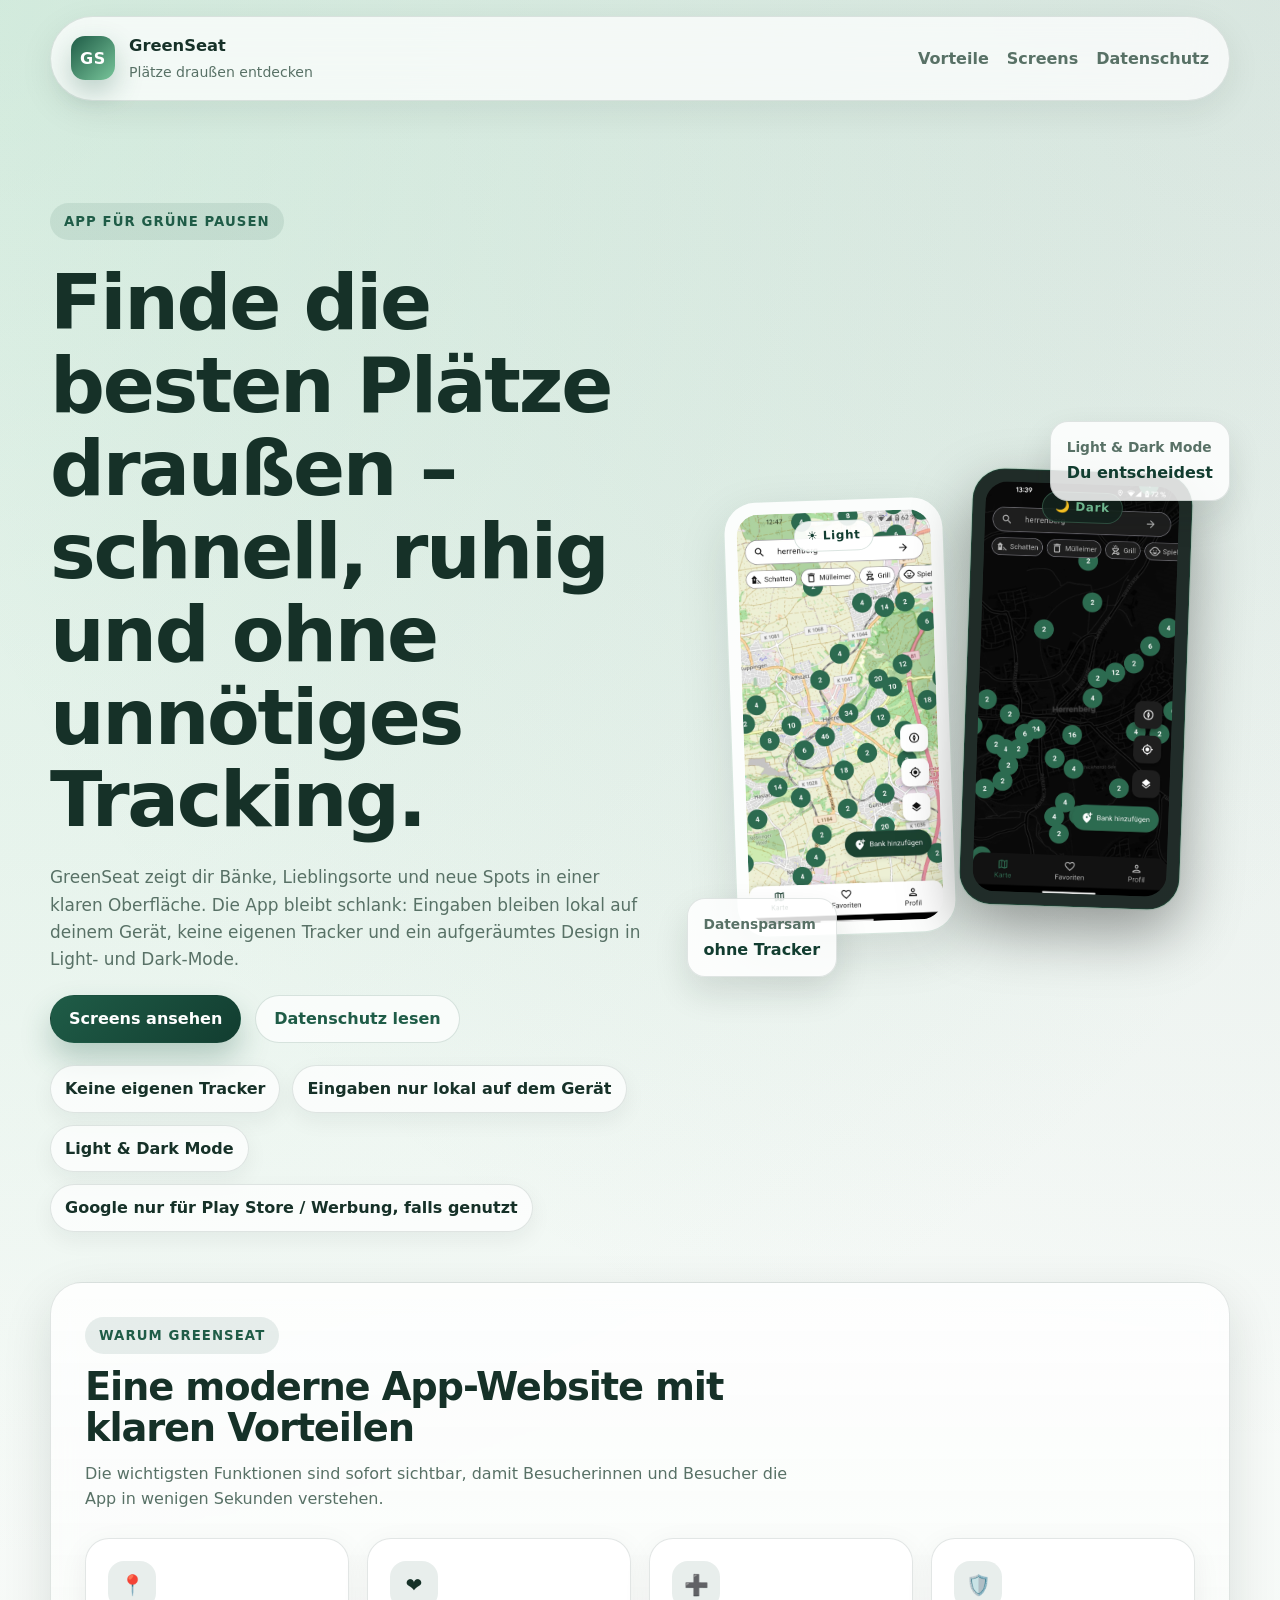
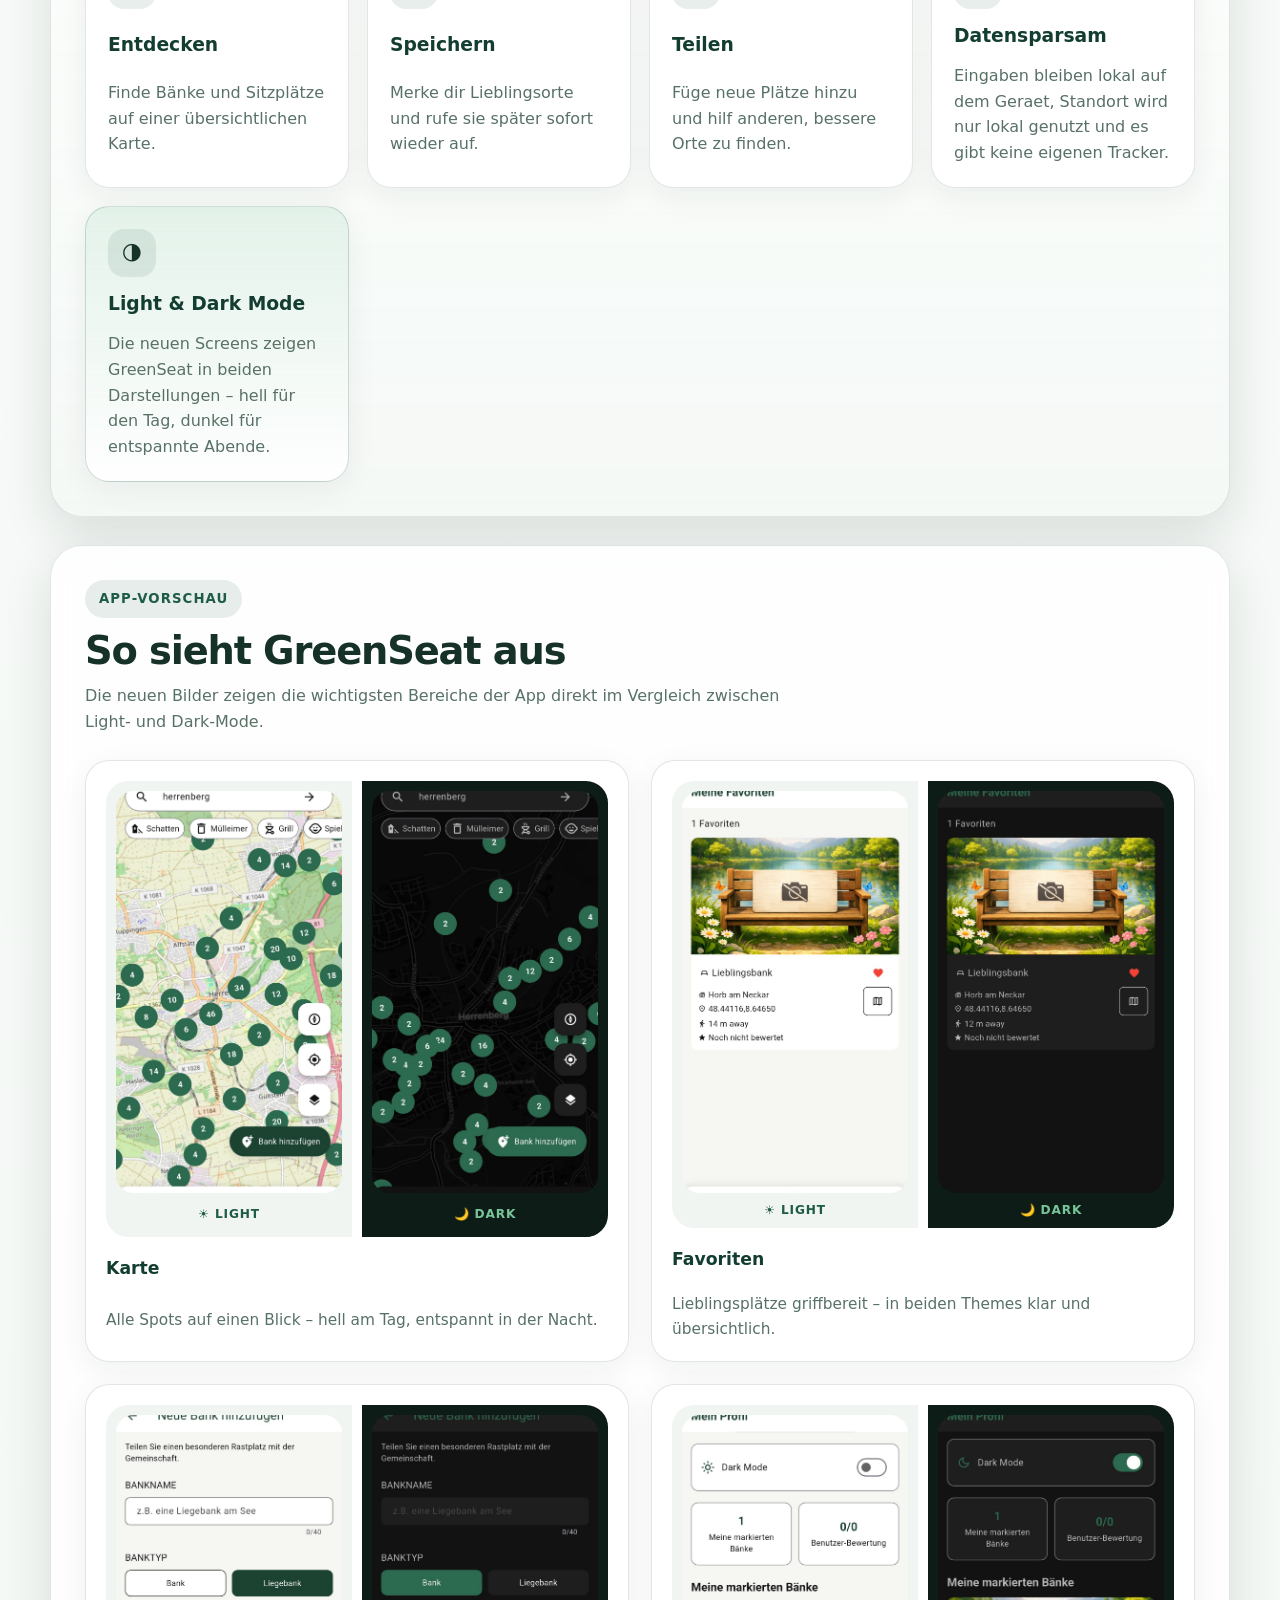
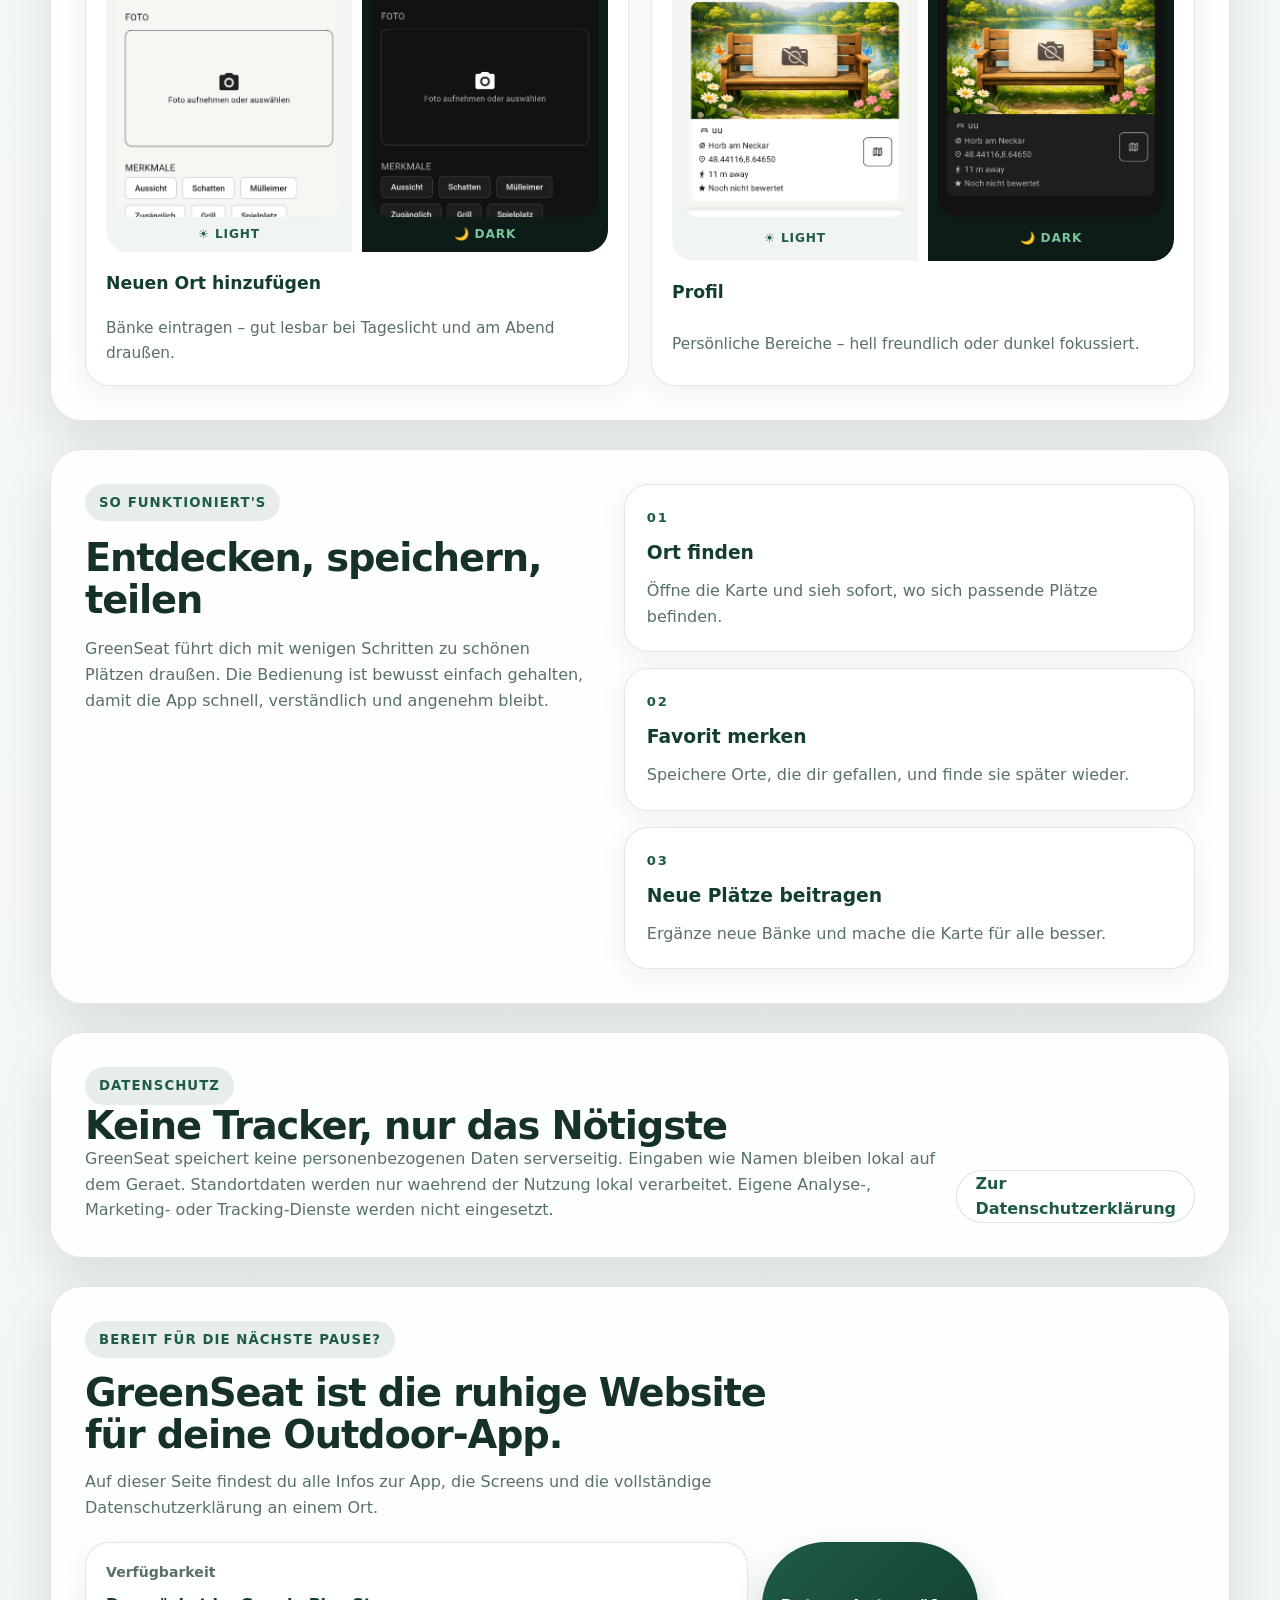
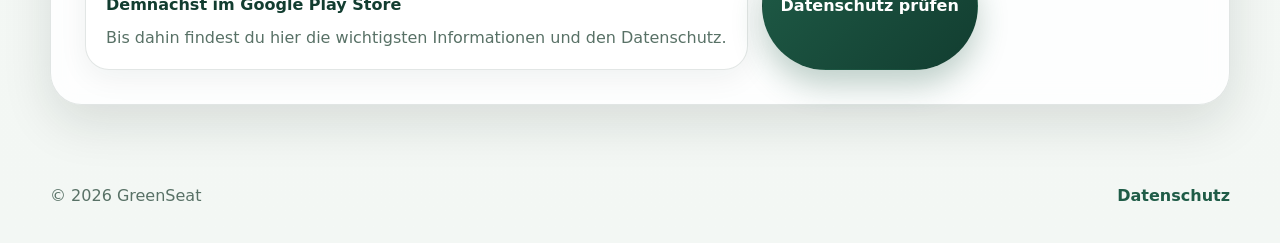
<file: index.html>
<!DOCTYPE html>
<html lang="de">
<head>
  <meta charset="UTF-8">
  <meta name="viewport" content="width=device-width, initial-scale=1.0">
  <meta name="description" content="GreenSeat ist die App, um die besten Plätze draußen zu entdecken, Lieblingsorte zu speichern und neue Bänke zu teilen – mit minimaler Datennutzung.">
  <meta name="theme-color" content="#1f5c47">
  <title>GreenSeat – Entdecke die besten Plätze draußen</title>
  <link rel="stylesheet" href="./styles.css">
</head>
<body>
  <header class="site-header">
    <a class="brand" href="#top" aria-label="GreenSeat Startseite">
      <span class="brand-mark">GS</span>
      <span class="brand-text">
        <strong>GreenSeat</strong>
        <small>Plätze draußen entdecken</small>
      </span>
    </a>

    <nav class="site-nav" aria-label="Hauptnavigation">
      <a href="#vorteile">Vorteile</a>
      <a href="#screens">Screens</a>
      <a href="#privacy">Datenschutz</a>
    </nav>
  </header>

  <main>
    <section class="hero" id="top">
      <div class="hero-copy">
        <span class="eyebrow">App für grüne Pausen</span>
        <h1>Finde die besten Plätze draußen – schnell, ruhig und ohne unnötiges Tracking.</h1>
        <p class="lead">
          GreenSeat zeigt dir Bänke, Lieblingsorte und neue Spots in einer klaren Oberfläche.
          Die App bleibt schlank: Eingaben bleiben lokal auf deinem Gerät, keine eigenen Tracker
          und ein aufgeräumtes Design in Light- und Dark-Mode.
        </p>

        <div class="hero-actions">
          <a class="button button-primary" href="#screens">Screens ansehen</a>
          <a class="button button-secondary" href="privacy.html">Datenschutz lesen</a>
        </div>

        <ul class="hero-badges" aria-label="Kernaussagen">
          <li>Keine eigenen Tracker</li>
          <li>Eingaben nur lokal auf dem Gerät</li>
          <li>Light &amp; Dark Mode</li>
          <li>Google nur für Play Store / Werbung, falls genutzt</li>
        </ul>
      </div>

      <div class="hero-visual" aria-hidden="true">
        <div class="hero-device-pair">
          <div class="device-card device-card-light">
            <span class="device-badge badge-light">☀️ Light</span>
            <img src="map__lightmode.jpeg" alt="GreenSeat Karte im Light Mode">
          </div>
          <div class="device-card device-card-dark">
            <span class="device-badge badge-dark">🌙 Dark</span>
            <img src="map_darkmode.jpeg" alt="GreenSeat Karte im Dark Mode">
          </div>
        </div>
        <div class="floating-card floating-card-top">
          <span>Light &amp; Dark Mode</span>
          <strong>Du entscheidest</strong>
        </div>
        <div class="floating-card floating-card-bottom">
          <span>Datensparsam</span>
          <strong>ohne Tracker</strong>
        </div>
      </div>
    </section>

    <section class="section section-muted" id="vorteile">
      <div class="section-heading">
        <span class="eyebrow">Warum GreenSeat</span>
        <h2>Eine moderne App-Website mit klaren Vorteilen</h2>
        <p>
          Die wichtigsten Funktionen sind sofort sichtbar, damit Besucherinnen und Besucher
          die App in wenigen Sekunden verstehen.
        </p>
      </div>

      <div class="feature-grid">
        <article class="feature-card">
          <div class="feature-icon">📍</div>
          <h3>Entdecken</h3>
          <p>Finde Bänke und Sitzplätze auf einer übersichtlichen Karte.</p>
        </article>
        <article class="feature-card">
          <div class="feature-icon">❤️</div>
          <h3>Speichern</h3>
          <p>Merke dir Lieblingsorte und rufe sie später sofort wieder auf.</p>
        </article>
        <article class="feature-card">
          <div class="feature-icon">➕</div>
          <h3>Teilen</h3>
          <p>Füge neue Plätze hinzu und hilf anderen, bessere Orte zu finden.</p>
        </article>
        <article class="feature-card">
          <div class="feature-icon">🛡️</div>
          <h3>Datensparsam</h3>
          <p>Eingaben bleiben lokal auf dem Geraet, Standort wird nur lokal genutzt und es gibt keine eigenen Tracker.</p>
        </article>
        <article class="feature-card feature-card--highlight">
          <div class="feature-icon">🌗</div>
          <h3>Light &amp; Dark Mode</h3>
          <p>Die neuen Screens zeigen GreenSeat in beiden Darstellungen – hell für den Tag, dunkel für entspannte Abende.</p>
        </article>
      </div>
    </section>

    <section class="section" id="screens">
      <div class="section-heading">
        <span class="eyebrow">App-Vorschau</span>
        <h2>So sieht GreenSeat aus</h2>
        <p>Die neuen Bilder zeigen die wichtigsten Bereiche der App direkt im Vergleich zwischen Light- und Dark-Mode.</p>
      </div>

      <div class="screens-grid">
        <article class="screen-card theme-showcase">
          <div class="theme-pair">
            <figure class="theme-shot theme-shot-light">
              <img src="map__lightmode.jpeg" alt="Kartenansicht im Light Mode">
              <figcaption class="theme-label">☀️ Light</figcaption>
            </figure>
            <figure class="theme-shot theme-shot-dark">
              <img src="map_darkmode.jpeg" alt="Kartenansicht im Dark Mode">
              <figcaption class="theme-label">🌙 Dark</figcaption>
            </figure>
          </div>
          <h3>Karte</h3>
          <p>Alle Spots auf einen Blick – hell am Tag, entspannt in der Nacht.</p>
        </article>
        <article class="screen-card theme-showcase">
          <div class="theme-pair">
            <figure class="theme-shot theme-shot-light">
              <img src="favorites_lightmode.jpeg" alt="Favoriten im Light Mode">
              <figcaption class="theme-label">☀️ Light</figcaption>
            </figure>
            <figure class="theme-shot theme-shot-dark">
              <img src="favorites_darkmode.jpeg" alt="Favoriten im Dark Mode">
              <figcaption class="theme-label">🌙 Dark</figcaption>
            </figure>
          </div>
          <h3>Favoriten</h3>
          <p>Lieblingsplätze griffbereit – in beiden Themes klar und übersichtlich.</p>
        </article>
        <article class="screen-card theme-showcase">
          <div class="theme-pair">
            <figure class="theme-shot theme-shot-light">
              <img src="addbench_lightmode.jpeg" alt="Ort hinzufügen im Light Mode">
              <figcaption class="theme-label">☀️ Light</figcaption>
            </figure>
            <figure class="theme-shot theme-shot-dark">
              <img src="addbench_darkmode.jpeg" alt="Ort hinzufügen im Dark Mode">
              <figcaption class="theme-label">🌙 Dark</figcaption>
            </figure>
          </div>
          <h3>Neuen Ort hinzufügen</h3>
          <p>Bänke eintragen – gut lesbar bei Tageslicht und am Abend draußen.</p>
        </article>
        <article class="screen-card theme-showcase">
          <div class="theme-pair">
            <figure class="theme-shot theme-shot-light">
              <img src="myprofile_lightmode.jpeg" alt="Profil im Light Mode">
              <figcaption class="theme-label">☀️ Light</figcaption>
            </figure>
            <figure class="theme-shot theme-shot-dark">
              <img src="myprofile_darkmode.jpeg" alt="Profil im Dark Mode">
              <figcaption class="theme-label">🌙 Dark</figcaption>
            </figure>
          </div>
          <h3>Profil</h3>
          <p>Persönliche Bereiche – hell freundlich oder dunkel fokussiert.</p>
        </article>
      </div>
    </section>

    <section class="section split-section">
      <div class="split-content">
        <span class="eyebrow">So funktioniert's</span>
        <h2>Entdecken, speichern, teilen</h2>
        <p>
          GreenSeat führt dich mit wenigen Schritten zu schönen Plätzen draußen. Die Bedienung ist
          bewusst einfach gehalten, damit die App schnell, verständlich und angenehm bleibt.
        </p>
      </div>

      <div class="steps">
        <article class="step-card">
          <span class="step-number">01</span>
          <h3>Ort finden</h3>
          <p>Öffne die Karte und sieh sofort, wo sich passende Plätze befinden.</p>
        </article>
        <article class="step-card">
          <span class="step-number">02</span>
          <h3>Favorit merken</h3>
          <p>Speichere Orte, die dir gefallen, und finde sie später wieder.</p>
        </article>
        <article class="step-card">
          <span class="step-number">03</span>
          <h3>Neue Plätze beitragen</h3>
          <p>Ergänze neue Bänke und mache die Karte für alle besser.</p>
        </article>
      </div>
    </section>

    <section class="section privacy-callout" id="privacy">
      <div>
        <span class="eyebrow">Datenschutz</span>
        <h2>Keine Tracker, nur das Nötigste</h2>
        <p>
          GreenSeat speichert keine personenbezogenen Daten serverseitig. Eingaben wie Namen
          bleiben lokal auf dem Geraet. Standortdaten werden nur waehrend der Nutzung lokal
          verarbeitet. Eigene Analyse-, Marketing- oder Tracking-Dienste werden nicht eingesetzt.
        </p>
      </div>

      <a class="button button-secondary" href="privacy.html">Zur Datenschutzerklärung</a>
    </section>

    <section class="cta" id="download">
      <div class="cta-content">
        <span class="eyebrow">Bereit für die nächste Pause?</span>
        <h2>GreenSeat ist die ruhige Website für deine Outdoor-App.</h2>
        <p>
          Auf dieser Seite findest du alle Infos zur App, die Screens und die vollständige
          Datenschutzerklärung an einem Ort.
        </p>
      </div>

      <div class="cta-actions">
        <div class="download-card">
          <span>Verfügbarkeit</span>
          <strong>Demnächst im Google Play Store</strong>
          <p>Bis dahin findest du hier die wichtigsten Informationen und den Datenschutz.</p>
        </div>
        <a class="button button-primary" href="privacy.html">Datenschutz prüfen</a>
      </div>
    </section>
  </main>

  <footer class="site-footer">
    <p>© 2026 GreenSeat</p>
    <a href="privacy.html">Datenschutz</a>
  </footer>
</body>
</html>
</file>
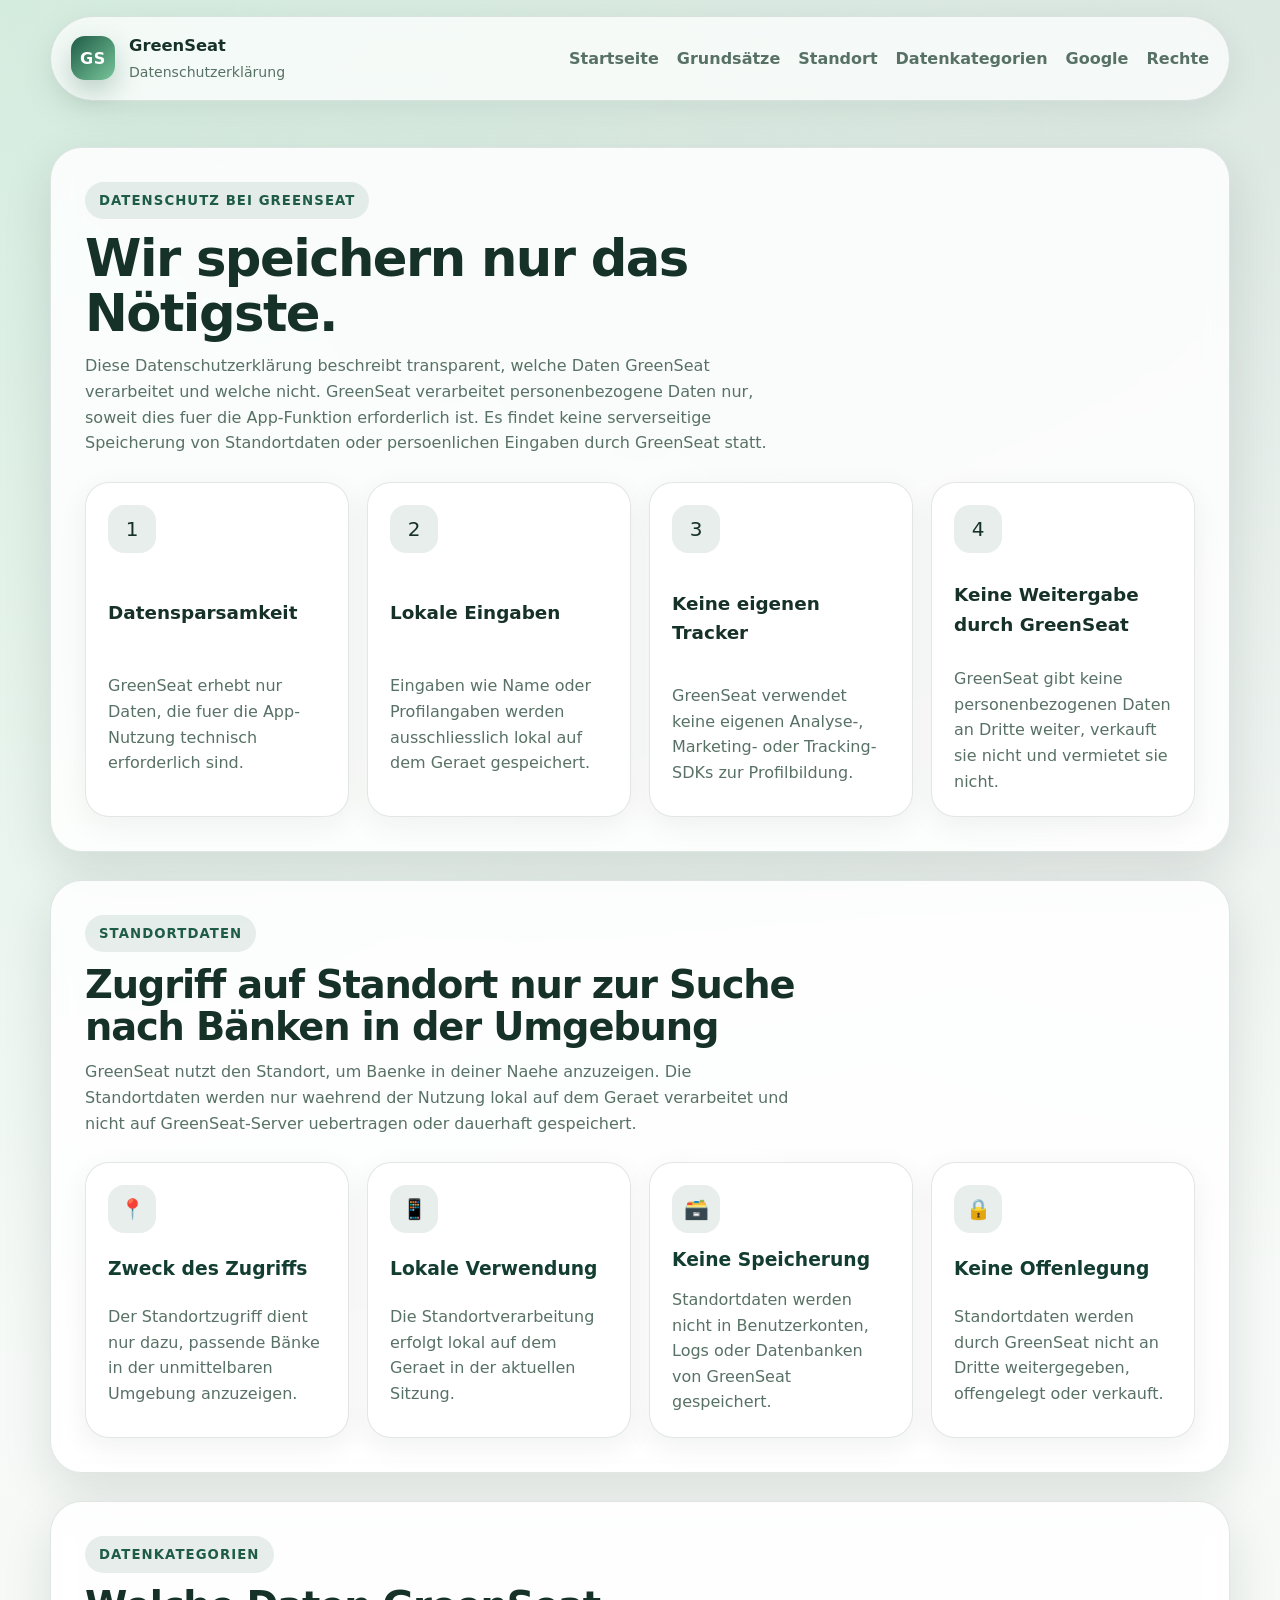
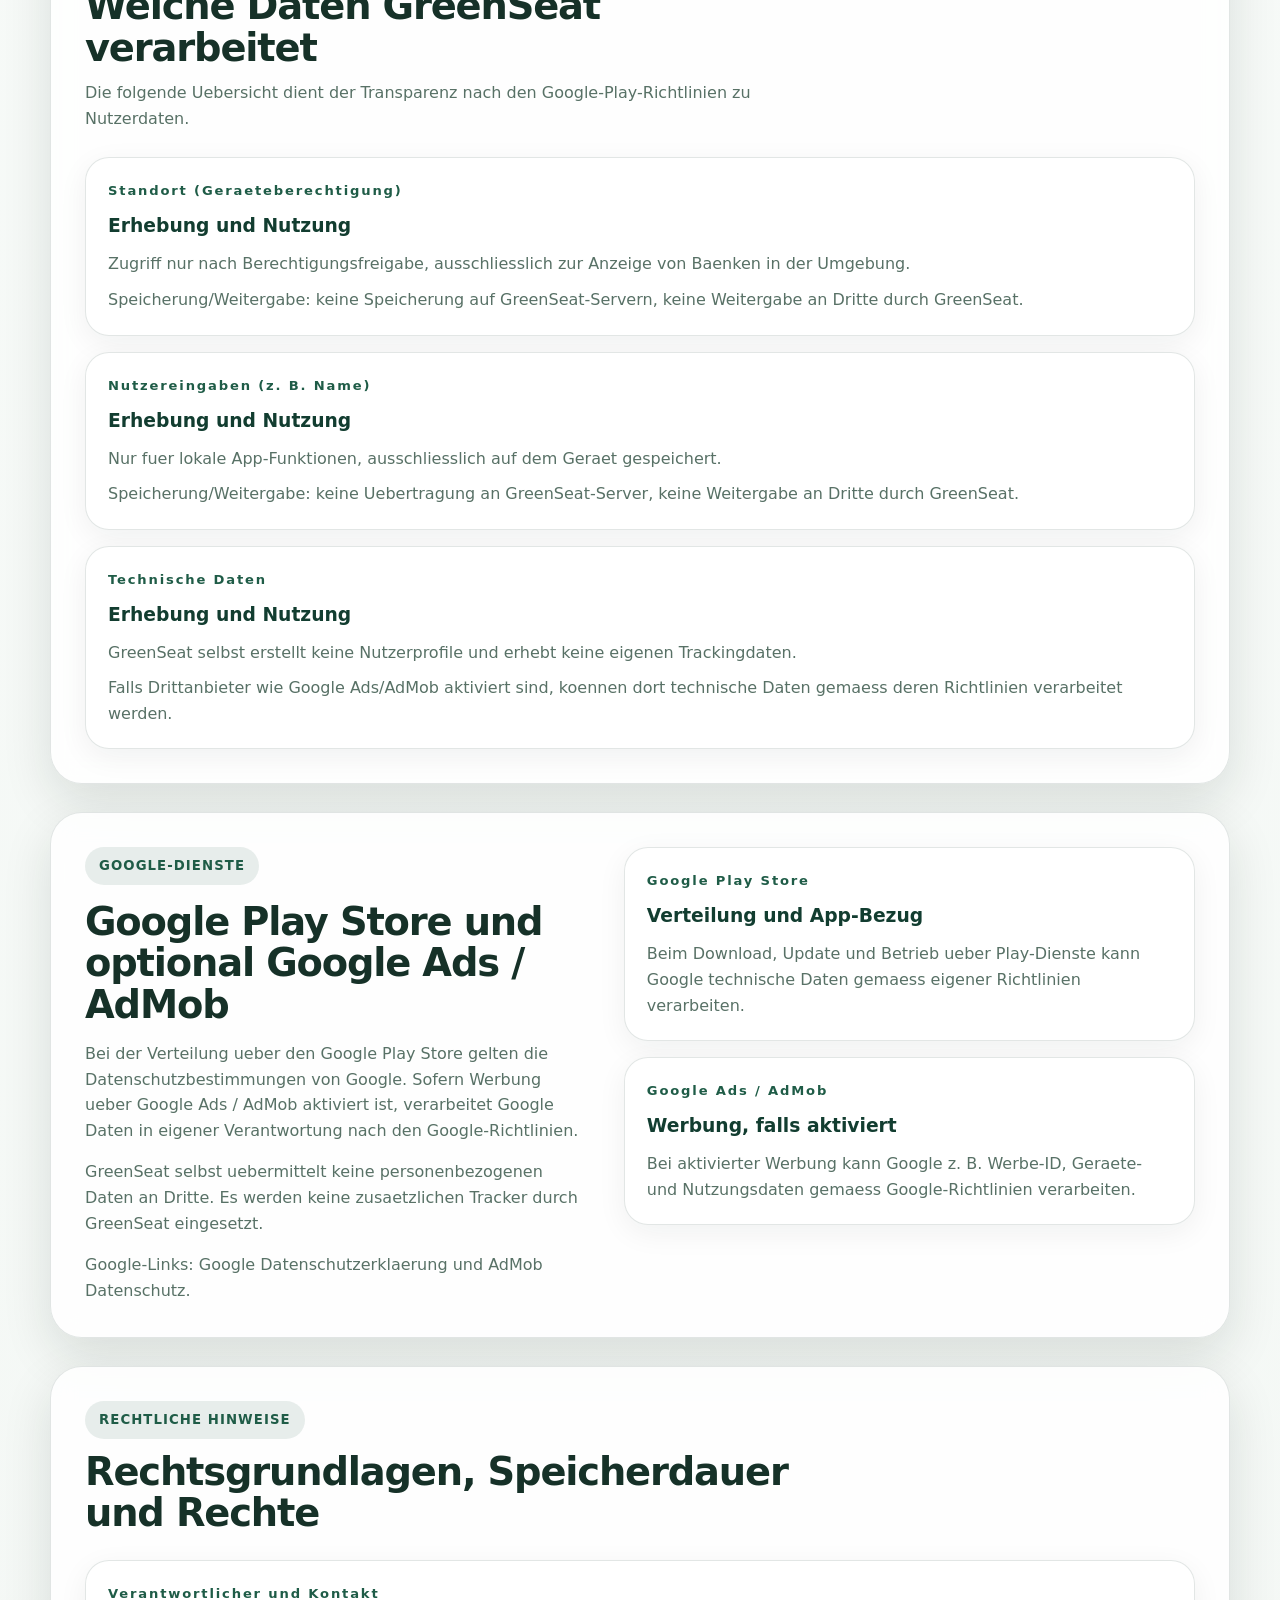
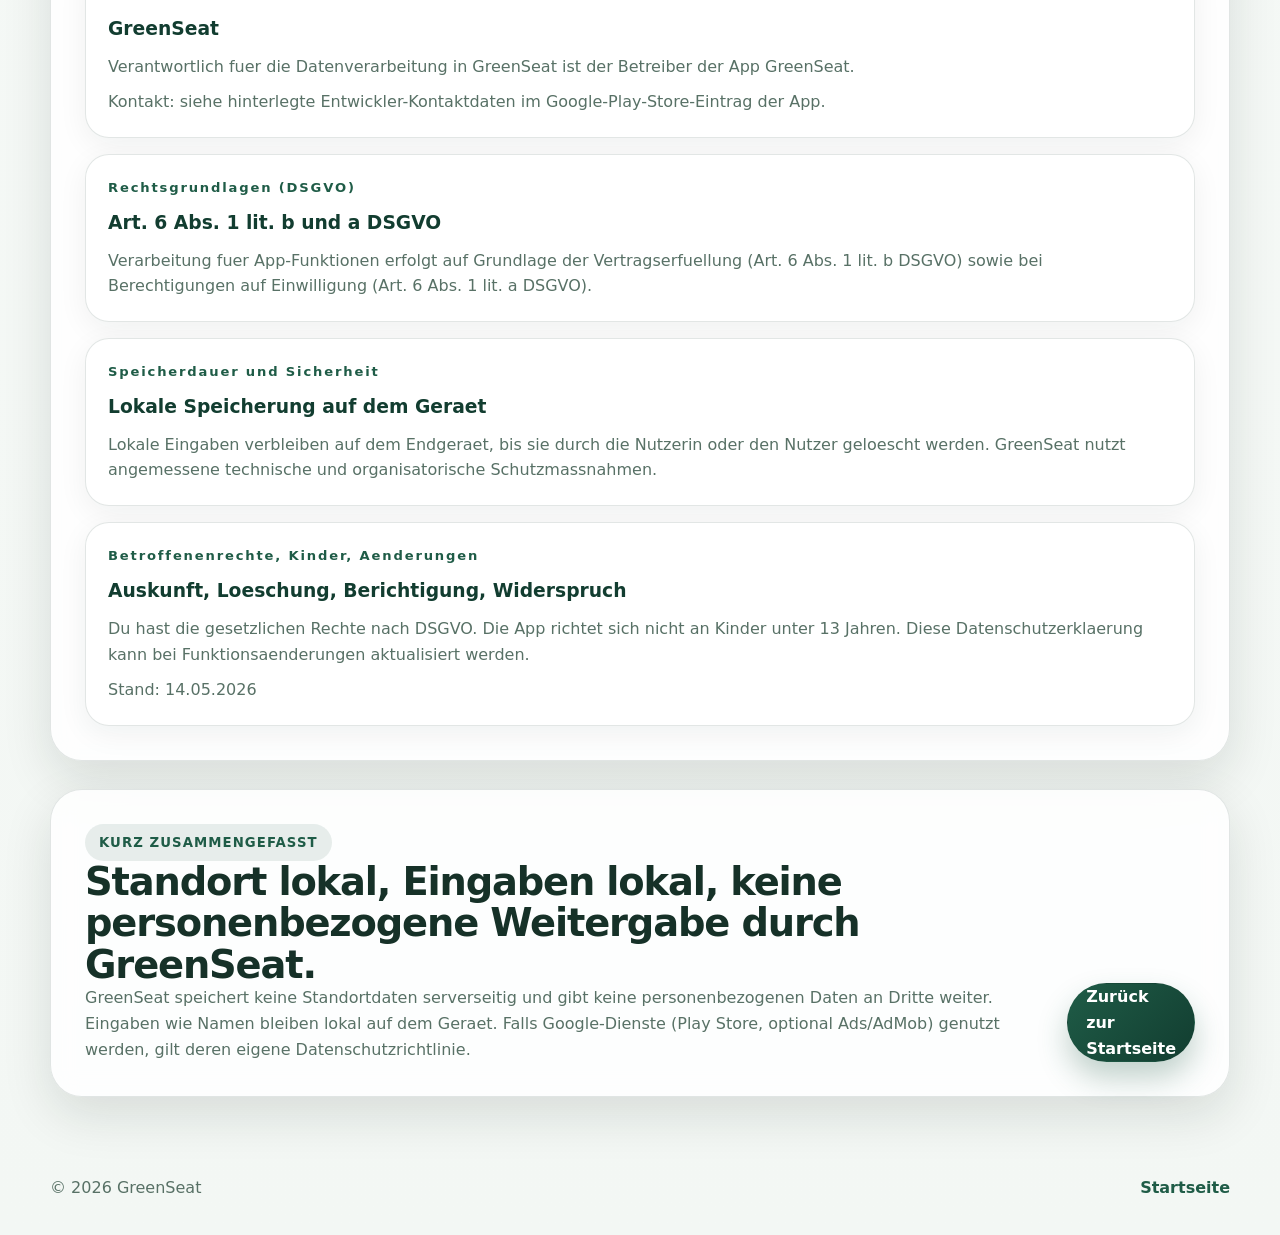
<file: privacy.html>
<!DOCTYPE html>
<html lang="de">
<head>
  <meta charset="UTF-8">
  <meta name="viewport" content="width=device-width, initial-scale=1.0">
  <meta name="description" content="Datenschutzerklärung von GreenSeat gemaess Google-Play-Vorgaben: Standort nur lokal, Eingaben nur auf dem Geraet, keine Weitergabe personenbezogener Daten an Dritte durch GreenSeat.">
  <title>Datenschutz – GreenSeat</title>
  <link rel="stylesheet" href="./styles.css">
</head>
<body>
  <header class="site-header">
    <a class="brand" href="index.html" aria-label="Zur Startseite von GreenSeat">
      <span class="brand-mark">GS</span>
      <span class="brand-text">
        <strong>GreenSeat</strong>
        <small>Datenschutzerklärung</small>
      </span>
    </a>

    <nav class="site-nav" aria-label="Sekundärnavigation">
      <a href="index.html">Startseite</a>
      <a href="#grundsaetze">Grundsätze</a>
      <a href="#standort">Standort</a>
      <a href="#daten">Datenkategorien</a>
      <a href="#google">Google</a>
      <a href="#rechte">Rechte</a>
    </nav>
  </header>

  <main>
    <section class="section">
      <div class="section-heading">
        <span class="eyebrow">Datenschutz bei GreenSeat</span>
        <h1 style="font-size: clamp(2.2rem, 4vw, 4rem); margin: 0; line-height: 1.08; letter-spacing: -0.03em;">Wir speichern nur das Nötigste.</h1>
        <p>
          Diese Datenschutzerklärung beschreibt transparent, welche Daten GreenSeat verarbeitet
          und welche nicht. GreenSeat verarbeitet personenbezogene Daten nur, soweit dies fuer
          die App-Funktion erforderlich ist. Es findet keine serverseitige Speicherung von
          Standortdaten oder persoenlichen Eingaben durch GreenSeat statt.
        </p>
      </div>

      <div class="feature-grid" id="grundsaetze">
        <article class="feature-card">
          <div class="feature-icon">1</div>
          <h2 style="font-size: 1.15rem;">Datensparsamkeit</h2>
          <p>GreenSeat erhebt nur Daten, die fuer die App-Nutzung technisch erforderlich sind.</p>
        </article>
        <article class="feature-card">
          <div class="feature-icon">2</div>
          <h2 style="font-size: 1.15rem;">Lokale Eingaben</h2>
          <p>Eingaben wie Name oder Profilangaben werden ausschliesslich lokal auf dem Geraet gespeichert.</p>
        </article>
        <article class="feature-card">
          <div class="feature-icon">3</div>
          <h2 style="font-size: 1.15rem;">Keine eigenen Tracker</h2>
          <p>GreenSeat verwendet keine eigenen Analyse-, Marketing- oder Tracking-SDKs zur Profilbildung.</p>
        </article>
        <article class="feature-card">
          <div class="feature-icon">4</div>
          <h2 style="font-size: 1.15rem;">Keine Weitergabe durch GreenSeat</h2>
          <p>GreenSeat gibt keine personenbezogenen Daten an Dritte weiter, verkauft sie nicht und vermietet sie nicht.</p>
        </article>
      </div>
    </section>

    <section class="section" id="standort">
      <div class="section-heading">
        <span class="eyebrow">Standortdaten</span>
        <h2>Zugriff auf Standort nur zur Suche nach Bänken in der Umgebung</h2>
        <p>
          GreenSeat nutzt den Standort, um Baenke in deiner Naehe anzuzeigen. Die Standortdaten
          werden nur waehrend der Nutzung lokal auf dem Geraet verarbeitet und nicht auf GreenSeat-Server
          uebertragen oder dauerhaft gespeichert.
        </p>
      </div>

      <div class="feature-grid">
        <article class="feature-card">
          <div class="feature-icon">📍</div>
          <h3>Zweck des Zugriffs</h3>
          <p>Der Standortzugriff dient nur dazu, passende Bänke in der unmittelbaren Umgebung anzuzeigen.</p>
        </article>
        <article class="feature-card">
          <div class="feature-icon">📱</div>
          <h3>Lokale Verwendung</h3>
          <p>Die Standortverarbeitung erfolgt lokal auf dem Geraet in der aktuellen Sitzung.</p>
        </article>
        <article class="feature-card">
          <div class="feature-icon">🗃️</div>
          <h3>Keine Speicherung</h3>
          <p>Standortdaten werden nicht in Benutzerkonten, Logs oder Datenbanken von GreenSeat gespeichert.</p>
        </article>
        <article class="feature-card">
          <div class="feature-icon">🔒</div>
          <h3>Keine Offenlegung</h3>
          <p>Standortdaten werden durch GreenSeat nicht an Dritte weitergegeben, offengelegt oder verkauft.</p>
        </article>
      </div>
    </section>

    <section class="section" id="daten">
      <div class="section-heading">
        <span class="eyebrow">Datenkategorien</span>
        <h2>Welche Daten GreenSeat verarbeitet</h2>
        <p>
          Die folgende Uebersicht dient der Transparenz nach den Google-Play-Richtlinien zu Nutzerdaten.
        </p>
      </div>

      <div class="steps">
        <article class="step-card">
          <span class="step-number">Standort (Geraeteberechtigung)</span>
          <h3>Erhebung und Nutzung</h3>
          <p>Zugriff nur nach Berechtigungsfreigabe, ausschliesslich zur Anzeige von Baenken in der Umgebung.</p>
          <p>Speicherung/Weitergabe: keine Speicherung auf GreenSeat-Servern, keine Weitergabe an Dritte durch GreenSeat.</p>
        </article>
        <article class="step-card">
          <span class="step-number">Nutzereingaben (z. B. Name)</span>
          <h3>Erhebung und Nutzung</h3>
          <p>Nur fuer lokale App-Funktionen, ausschliesslich auf dem Geraet gespeichert.</p>
          <p>Speicherung/Weitergabe: keine Uebertragung an GreenSeat-Server, keine Weitergabe an Dritte durch GreenSeat.</p>
        </article>
        <article class="step-card">
          <span class="step-number">Technische Daten</span>
          <h3>Erhebung und Nutzung</h3>
          <p>GreenSeat selbst erstellt keine Nutzerprofile und erhebt keine eigenen Trackingdaten.</p>
          <p>Falls Drittanbieter wie Google Ads/AdMob aktiviert sind, koennen dort technische Daten gemaess deren Richtlinien verarbeitet werden.</p>
        </article>
      </div>
    </section>

    <section class="section split-section" id="google">
      <div class="split-content">
        <span class="eyebrow">Google-Dienste</span>
        <h2>Google Play Store und optional Google Ads / AdMob</h2>
        <p>
          Bei der Verteilung ueber den Google Play Store gelten die Datenschutzbestimmungen von Google.
          Sofern Werbung ueber Google Ads / AdMob aktiviert ist, verarbeitet Google Daten in eigener
          Verantwortung nach den Google-Richtlinien.
        </p>
        <p>
          GreenSeat selbst uebermittelt keine personenbezogenen Daten an Dritte. Es werden keine
          zusaetzlichen Tracker durch GreenSeat eingesetzt.
        </p>
        <p>
          Google-Links:
          <a href="https://policies.google.com/privacy" target="_blank" rel="noopener noreferrer">Google Datenschutzerklaerung</a>
          und
          <a href="https://support.google.com/admob/answer/6128543" target="_blank" rel="noopener noreferrer">AdMob Datenschutz</a>.
        </p>
      </div>

      <div class="steps">
        <article class="step-card">
          <span class="step-number">Google Play Store</span>
          <h3>Verteilung und App-Bezug</h3>
          <p>Beim Download, Update und Betrieb ueber Play-Dienste kann Google technische Daten gemaess eigener Richtlinien verarbeiten.</p>
        </article>
        <article class="step-card">
          <span class="step-number">Google Ads / AdMob</span>
          <h3>Werbung, falls aktiviert</h3>
          <p>Bei aktivierter Werbung kann Google z. B. Werbe-ID, Geraete- und Nutzungsdaten gemaess Google-Richtlinien verarbeiten.</p>
        </article>
      </div>
    </section>

    <section class="section" id="rechte">
      <div class="section-heading">
        <span class="eyebrow">Rechtliche Hinweise</span>
        <h2>Rechtsgrundlagen, Speicherdauer und Rechte</h2>
      </div>

      <div class="steps">
        <article class="step-card">
          <span class="step-number">Verantwortlicher und Kontakt</span>
          <h3>GreenSeat</h3>
          <p>Verantwortlich fuer die Datenverarbeitung in GreenSeat ist der Betreiber der App GreenSeat.</p>
          <p>Kontakt: siehe hinterlegte Entwickler-Kontaktdaten im Google-Play-Store-Eintrag der App.</p>
        </article>
        <article class="step-card">
          <span class="step-number">Rechtsgrundlagen (DSGVO)</span>
          <h3>Art. 6 Abs. 1 lit. b und a DSGVO</h3>
          <p>Verarbeitung fuer App-Funktionen erfolgt auf Grundlage der Vertragserfuellung (Art. 6 Abs. 1 lit. b DSGVO) sowie bei Berechtigungen auf Einwilligung (Art. 6 Abs. 1 lit. a DSGVO).</p>
        </article>
        <article class="step-card">
          <span class="step-number">Speicherdauer und Sicherheit</span>
          <h3>Lokale Speicherung auf dem Geraet</h3>
          <p>Lokale Eingaben verbleiben auf dem Endgeraet, bis sie durch die Nutzerin oder den Nutzer geloescht werden. GreenSeat nutzt angemessene technische und organisatorische Schutzmassnahmen.</p>
        </article>
        <article class="step-card">
          <span class="step-number">Betroffenenrechte, Kinder, Aenderungen</span>
          <h3>Auskunft, Loeschung, Berichtigung, Widerspruch</h3>
          <p>Du hast die gesetzlichen Rechte nach DSGVO. Die App richtet sich nicht an Kinder unter 13 Jahren. Diese Datenschutzerklaerung kann bei Funktionsaenderungen aktualisiert werden.</p>
          <p>Stand: 14.05.2026</p>
        </article>
      </div>
    </section>

    <section class="privacy-callout">
      <div>
        <span class="eyebrow">Kurz zusammengefasst</span>
        <h2>Standort lokal, Eingaben lokal, keine personenbezogene Weitergabe durch GreenSeat.</h2>
        <p>
          GreenSeat speichert keine Standortdaten serverseitig und gibt keine personenbezogenen Daten
          an Dritte weiter. Eingaben wie Namen bleiben lokal auf dem Geraet. Falls Google-Dienste
          (Play Store, optional Ads/AdMob) genutzt werden, gilt deren eigene Datenschutzrichtlinie.
        </p>
      </div>

      <a class="button button-primary" href="index.html">Zurück zur Startseite</a>
    </section>
  </main>

  <footer class="site-footer">
    <p>© 2026 GreenSeat</p>
    <a href="index.html">Startseite</a>
  </footer>
</body>
</html>
</file>
<file: styles.css>
:root {
  color-scheme: light;
  --bg: #f3f7f4;
  --surface: rgba(255, 255, 255, 0.84);
  --surface-strong: #ffffff;
  --text: #163128;
  --muted: #587166;
  --brand: #1f5c47;
  --brand-strong: #123d30;
  --accent: #78c59a;
  --border: rgba(22, 49, 40, 0.12);
  --shadow: 0 18px 50px rgba(15, 35, 28, 0.12);
  --radius-xl: 32px;
  --radius-lg: 24px;
  --radius-md: 18px;
  --radius-sm: 14px;
  --container: 1180px;
}

* {
  box-sizing: border-box;
}

html {
  scroll-behavior: smooth;
}

body {
  margin: 0;
  font-family: Inter, system-ui, -apple-system, BlinkMacSystemFont, "Segoe UI", sans-serif;
  background:
    radial-gradient(circle at top left, rgba(120, 197, 154, 0.28), transparent 30%),
    radial-gradient(circle at top right, rgba(31, 92, 71, 0.12), transparent 28%),
    linear-gradient(180deg, #f8fbf9 0%, var(--bg) 100%);
  color: var(--text);
  line-height: 1.6;
}

img {
  max-width: 100%;
  display: block;
}

a {
  color: inherit;
  text-decoration: none;
}

a:hover {
  text-decoration: none;
}

main {
  width: min(100% - 32px, var(--container));
  margin: 0 auto;
  padding: 18px 0 56px;
}

.site-header,
.site-footer {
  width: min(100% - 32px, var(--container));
  margin: 0 auto;
}

.site-header {
  position: sticky;
  top: 16px;
  z-index: 10;
  display: flex;
  align-items: center;
  justify-content: space-between;
  gap: 20px;
  margin-top: 16px;
  padding: 16px 20px;
  background: rgba(255, 255, 255, 0.72);
  backdrop-filter: blur(18px);
  border: 1px solid var(--border);
  border-radius: 999px;
  box-shadow: 0 10px 35px rgba(15, 35, 28, 0.08);
}

.brand {
  display: inline-flex;
  align-items: center;
  gap: 14px;
}

.brand-mark {
  width: 44px;
  height: 44px;
  display: grid;
  place-items: center;
  border-radius: 14px;
  background: linear-gradient(135deg, var(--brand), var(--accent));
  color: #fff;
  font-weight: 800;
  letter-spacing: 0.04em;
  box-shadow: 0 12px 28px rgba(31, 92, 71, 0.28);
}

.brand-text {
  display: grid;
  gap: 2px;
}

.brand-text strong {
  font-size: 1.02rem;
}

.brand-text small {
  color: var(--muted);
  font-size: 0.88rem;
}

.site-nav {
  display: flex;
  align-items: center;
  gap: 18px;
  flex-wrap: wrap;
  justify-content: flex-end;
}

.site-nav a {
  color: var(--muted);
  font-weight: 600;
}

.site-nav a:hover,
.site-nav a:focus-visible {
  color: var(--brand);
}

.hero,
.section,
.cta,
.privacy-callout,
.split-section {
  margin-top: 28px;
}

.hero {
  display: grid;
  grid-template-columns: minmax(0, 1.05fr) minmax(340px, 0.95fr);
  gap: 36px;
  align-items: center;
  padding: 56px 0 22px;
}

.hero-copy {
  display: grid;
  gap: 22px;
}

.eyebrow {
  display: inline-flex;
  width: fit-content;
  align-items: center;
  padding: 8px 14px;
  border-radius: 999px;
  background: rgba(31, 92, 71, 0.1);
  color: var(--brand);
  font-size: 0.83rem;
  font-weight: 700;
  letter-spacing: 0.08em;
  text-transform: uppercase;
}

.hero h1,
.section-heading h2,
.split-content h2,
.cta h2,
.privacy-callout h2 {
  margin: 0;
  line-height: 1.08;
  letter-spacing: -0.03em;
}

.hero h1 {
  font-size: clamp(2.6rem, 6vw, 5.2rem);
  max-width: 12ch;
}

.lead,
.section-heading p,
.split-content p,
.cta p,
.privacy-callout p,
.screen-card p,
.feature-card p,
.step-card p,
.download-card p {
  margin: 0;
  color: var(--muted);
}

.lead {
  font-size: 1.06rem;
  max-width: 62ch;
}

.hero-actions,
.cta-actions {
  display: flex;
  gap: 14px;
  flex-wrap: wrap;
  align-items: center;
}

.button {
  display: inline-flex;
  align-items: center;
  justify-content: center;
  gap: 10px;
  min-height: 48px;
  padding: 0 18px;
  border-radius: 999px;
  border: 1px solid transparent;
  font-weight: 700;
  transition: transform 0.2s ease, box-shadow 0.2s ease, background 0.2s ease, border-color 0.2s ease;
}

.button:hover,
.button:focus-visible {
  transform: translateY(-1px);
}

.button-primary {
  background: linear-gradient(135deg, var(--brand), var(--brand-strong));
  color: #fff;
  box-shadow: 0 16px 30px rgba(31, 92, 71, 0.28);
}

.button-secondary {
  background: rgba(255, 255, 255, 0.7);
  color: var(--brand);
  border-color: rgba(31, 92, 71, 0.16);
}

.hero-badges {
  display: flex;
  flex-wrap: wrap;
  gap: 12px;
  padding: 0;
  margin: 0;
  list-style: none;
}

.hero-badges li {
  padding: 10px 14px;
  border-radius: 999px;
  background: rgba(255, 255, 255, 0.7);
  border: 1px solid var(--border);
  color: var(--text);
  font-weight: 600;
  box-shadow: 0 8px 22px rgba(15, 35, 28, 0.06);
}

.hero-visual {
  position: relative;
  min-height: 640px;
  display: grid;
  place-items: center;
}

/* --- Hero device pair --- */
.hero-device-pair {
  display: flex;
  gap: 16px;
  align-items: flex-end;
  justify-content: center;
  width: 100%;
}

.device-card {
  position: relative;
  flex: 1;
  max-width: 220px;
  padding: 12px;
  border-radius: 32px;
  box-shadow: var(--shadow);
  overflow: hidden;
}

.device-card-light {
  background: rgba(255, 255, 255, 0.88);
  border: 1px solid rgba(200, 220, 210, 0.7);
  transform: translateY(0) rotate(-2deg);
}

.device-card-dark {
  background: rgba(16, 28, 24, 0.92);
  border: 1px solid rgba(30, 80, 60, 0.6);
  transform: translateY(-28px) rotate(2deg);
  box-shadow: 0 24px 60px rgba(0, 0, 0, 0.38), 0 0 0 1px rgba(120, 197, 154, 0.18);
}

.device-card img {
  border-radius: 22px;
  aspect-ratio: 9 / 19;
  object-fit: cover;
  width: 100%;
  display: block;
}

.device-badge {
  position: absolute;
  top: 20px;
  left: 50%;
  transform: translateX(-50%);
  z-index: 2;
  padding: 5px 12px;
  border-radius: 999px;
  font-size: 0.74rem;
  font-weight: 800;
  letter-spacing: 0.06em;
  white-space: nowrap;
}

.badge-light {
  background: rgba(255, 255, 255, 0.9);
  color: var(--brand-strong);
  border: 1px solid rgba(31, 92, 71, 0.16);
}

.badge-dark {
  background: rgba(20, 36, 30, 0.9);
  color: var(--accent);
  border: 1px solid rgba(120, 197, 154, 0.28);
}

.floating-card {
  position: absolute;
  display: grid;
  gap: 2px;
  padding: 14px 16px;
  border-radius: 18px;
  background: rgba(255, 255, 255, 0.84);
  border: 1px solid var(--border);
  box-shadow: 0 16px 34px rgba(15, 35, 28, 0.12);
}

.floating-card span {
  color: var(--muted);
  font-size: 0.86rem;
  font-weight: 600;
}

.floating-card strong {
  color: var(--brand-strong);
}

.floating-card-top {
  top: 24px;
  right: 0;
}

.floating-card-bottom {
  left: 0;
  bottom: 60px;
}

.section,
.privacy-callout,
.cta {
  padding: 34px;
  background: var(--surface);
  border: 1px solid var(--border);
  border-radius: var(--radius-xl);
  box-shadow: var(--shadow);
  backdrop-filter: blur(12px);
}

.section-muted {
  background: linear-gradient(180deg, rgba(255, 255, 255, 0.82), rgba(244, 248, 245, 0.92));
}

.section-heading {
  display: grid;
  gap: 12px;
  margin-bottom: 26px;
  max-width: 70ch;
}

.section-heading h2,
.split-content h2,
.cta h2,
.privacy-callout h2 {
  font-size: clamp(1.8rem, 3vw, 3rem);
}

.feature-grid {
  display: grid;
  grid-template-columns: repeat(auto-fit, minmax(210px, 1fr));
  gap: 18px;
}

.feature-card,
.screen-card,
.step-card,
.download-card {
  background: var(--surface-strong);
  border: 1px solid var(--border);
  border-radius: var(--radius-lg);
  box-shadow: 0 8px 30px rgba(15, 35, 28, 0.06);
}

.feature-card {
  padding: 22px;
  display: grid;
  gap: 12px;
}

.feature-card--highlight {
  background: linear-gradient(180deg, rgba(120, 197, 154, 0.16), rgba(255, 255, 255, 0.98));
  border-color: rgba(31, 92, 71, 0.2);
}

.feature-icon {
  width: 48px;
  height: 48px;
  display: grid;
  place-items: center;
  border-radius: 16px;
  background: rgba(31, 92, 71, 0.1);
  font-size: 1.25rem;
}

.feature-card h3,
.screen-card h3,
.step-card h3,
.download-card strong {
  margin: 0;
  color: var(--brand-strong);
}

.screens-grid {
  display: grid;
  grid-template-columns: repeat(2, minmax(0, 1fr));
  gap: 22px;
}

.screen-card {
  padding: 14px;
  display: grid;
  gap: 14px;
}

.theme-showcase {
  padding: 20px;
  gap: 18px;
}

.theme-pair {
  display: grid;
  grid-template-columns: repeat(2, minmax(0, 1fr));
  gap: 10px;
  border-radius: 22px;
  overflow: hidden;
}

.theme-shot {
  margin: 0;
  display: grid;
  gap: 0;
  overflow: hidden;
}

.theme-shot-light {
  background: #f0f5f2;
  padding: 10px 10px 0;
  border-radius: 18px 0 0 18px;
}

.theme-shot-dark {
  background: #0d1c17;
  padding: 10px 10px 0;
  border-radius: 0 18px 18px 0;
}

.theme-shot img {
  border-radius: 12px 12px 0 0;
  aspect-ratio: 9 / 16;
  object-fit: cover;
  width: 100%;
  display: block;
}

.theme-label {
  display: block;
  padding: 8px 10px;
  font-size: 0.76rem;
  font-weight: 800;
  letter-spacing: 0.07em;
  text-transform: uppercase;
  text-align: center;
}

.theme-shot-light .theme-label {
  color: var(--brand);
  background: #f0f5f2;
}

.theme-shot-dark .theme-label {
  color: var(--accent);
  background: #0d1c17;
}

.screen-card img {
  border-radius: 18px;
  aspect-ratio: 9 / 16;
  object-fit: cover;
  width: 100%;
  background: #edf4ef;
}

.screen-card h3 {
  font-size: 1.08rem;
  margin: 0;
  color: var(--brand-strong);
}

.screen-card p {
  font-size: 0.96rem;
  margin: 0;
  color: var(--muted);
}

.split-section {
  display: grid;
  grid-template-columns: minmax(0, 0.95fr) minmax(0, 1.05fr);
  gap: 22px;
  align-items: start;
}

.split-content {
  padding-right: 16px;
  display: grid;
  gap: 16px;
}

.steps {
  display: grid;
  gap: 16px;
}

.step-card {
  padding: 22px;
  display: grid;
  gap: 10px;
}

.step-number {
  font-size: 0.82rem;
  font-weight: 800;
  letter-spacing: 0.14em;
  color: var(--brand);
}

.privacy-callout {
  display: flex;
  align-items: end;
  justify-content: space-between;
  gap: 20px;
}

.cta {
  display: grid;
  gap: 22px;
}

.cta-content {
  display: grid;
  gap: 14px;
  max-width: 70ch;
}

.cta-actions {
  align-items: stretch;
}

.download-card {
  min-width: min(100%, 360px);
  padding: 18px 20px;
  display: grid;
  gap: 8px;
}

.download-card span {
  color: var(--muted);
  font-size: 0.88rem;
  font-weight: 600;
}

.site-footer {
  padding: 22px 0 34px;
  display: flex;
  align-items: center;
  justify-content: space-between;
  gap: 16px;
  color: var(--muted);
}

.site-footer p {
  margin: 0;
}

.site-footer a {
  color: var(--brand);
  font-weight: 700;
}

@media (max-width: 1080px) {
  .hero,
  .split-section,
  .privacy-callout {
    grid-template-columns: 1fr;
    display: grid;
  }

  .hero {
    padding-top: 34px;
  }

  .hero-visual {
    min-height: 480px;
  }

  .hero-device-pair {
    gap: 12px;
  }

  .device-card {
    max-width: 180px;
  }

  .feature-grid,
  .screens-grid {
    grid-template-columns: repeat(2, minmax(0, 1fr));
  }

  .privacy-callout {
    align-items: start;
  }
}

@media (max-width: 720px) {
  .site-header {
    border-radius: 24px;
    padding: 14px 16px;
    align-items: flex-start;
    flex-direction: column;
  }

  .site-nav {
    width: 100%;
    justify-content: flex-start;
  }

  .hero,
  .section,
  .privacy-callout,
  .cta {
    padding: 22px;
  }

  .hero h1 {
    max-width: none;
  }

  .hero-visual {
    min-height: 360px;
  }

  .hero-device-pair {
    gap: 8px;
  }

  .device-card {
    max-width: 150px;
  }

  .device-card-dark {
    transform: translateY(-18px) rotate(2deg);
  }

  .feature-grid,
  .screens-grid {
    grid-template-columns: 1fr;
  }

  .theme-pair {
    grid-template-columns: 1fr;
  }

  .theme-shot-light {
    border-radius: 18px 18px 0 0;
  }

  .theme-shot-dark {
    border-radius: 0 0 18px 18px;
  }

  .site-footer,
  .cta-actions {
    flex-direction: column;
    align-items: stretch;
  }

  .button {
    width: 100%;
  }
}
</file>
